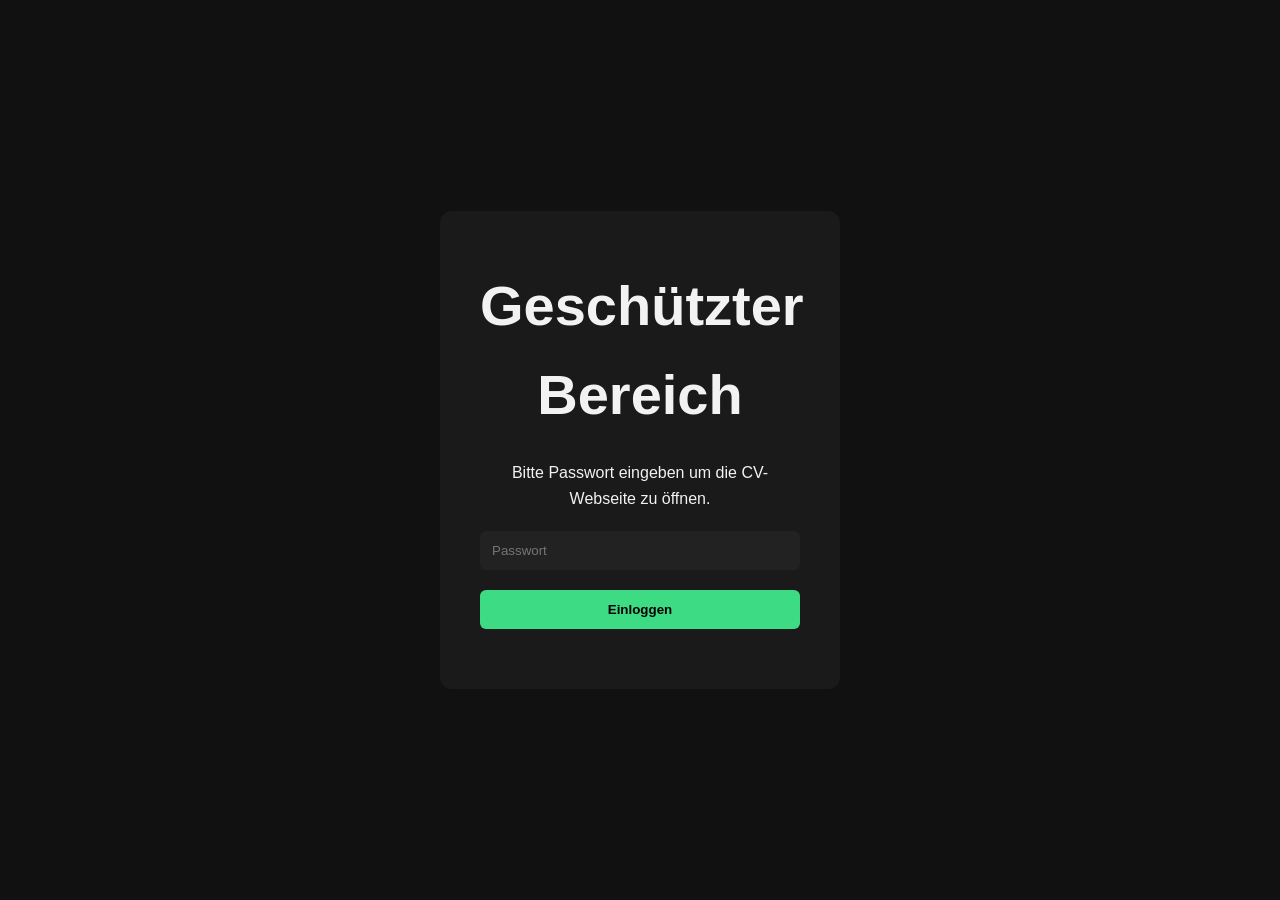
<file: index.html>
<!DOCTYPE html>
<html lang="de">

<head>
  <meta charset="UTF-8">
  <meta name="viewport" content="width=device-width, initial-scale=1.0">

  <title>Login | Laser Gedik</title>

  <link rel="stylesheet" href="css/style.css">
</head>

<body>

  <main class="login-page">

    <section class="login-box">

      <h1>Geschützter Bereich</h1>

      <p>
        Bitte Passwort eingeben um die CV-Webseite zu öffnen.
      </p>

      <input
        type="password"
        id="password"
        placeholder="Passwort"
      >

      <button onclick="checkPassword()">
        Einloggen
      </button>

      <p id="login-message"></p>

    </section>

  </main>

  <script src="js/main.js"></script>

</body>

</html>
</file>
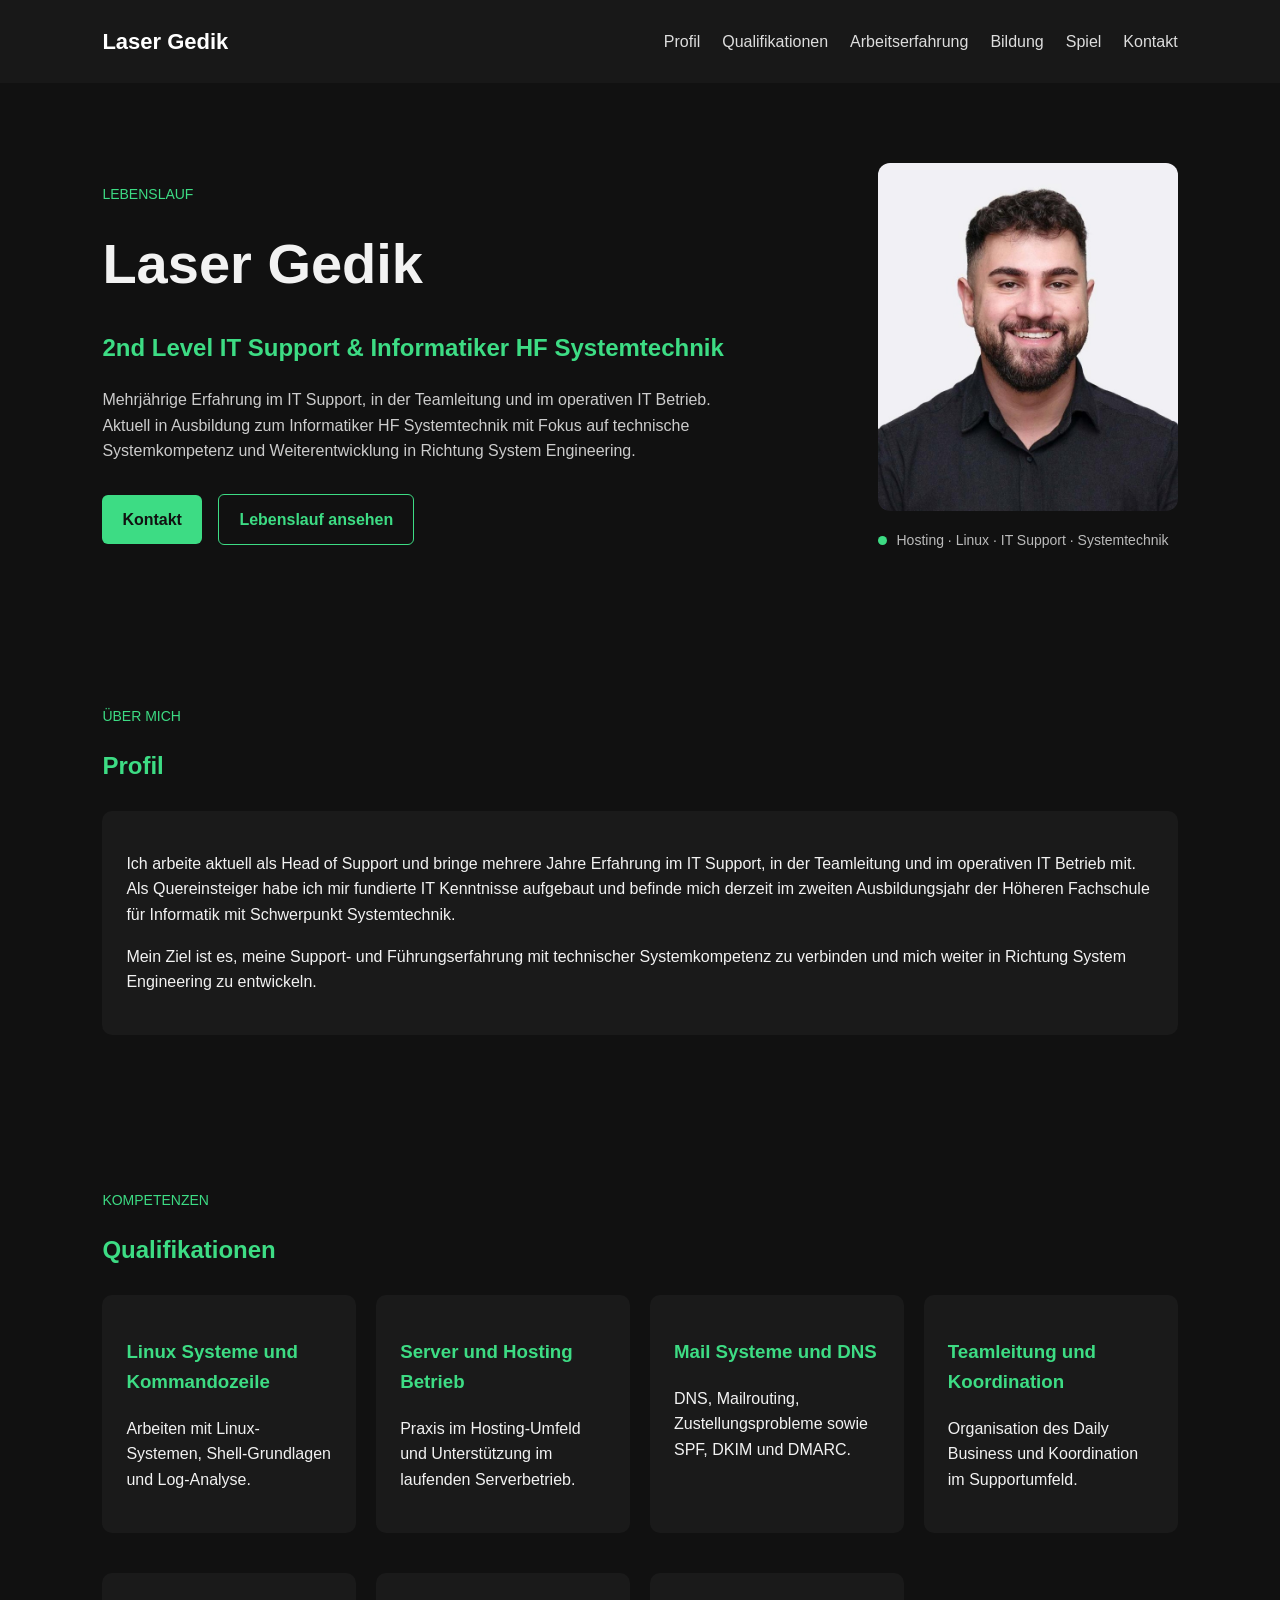
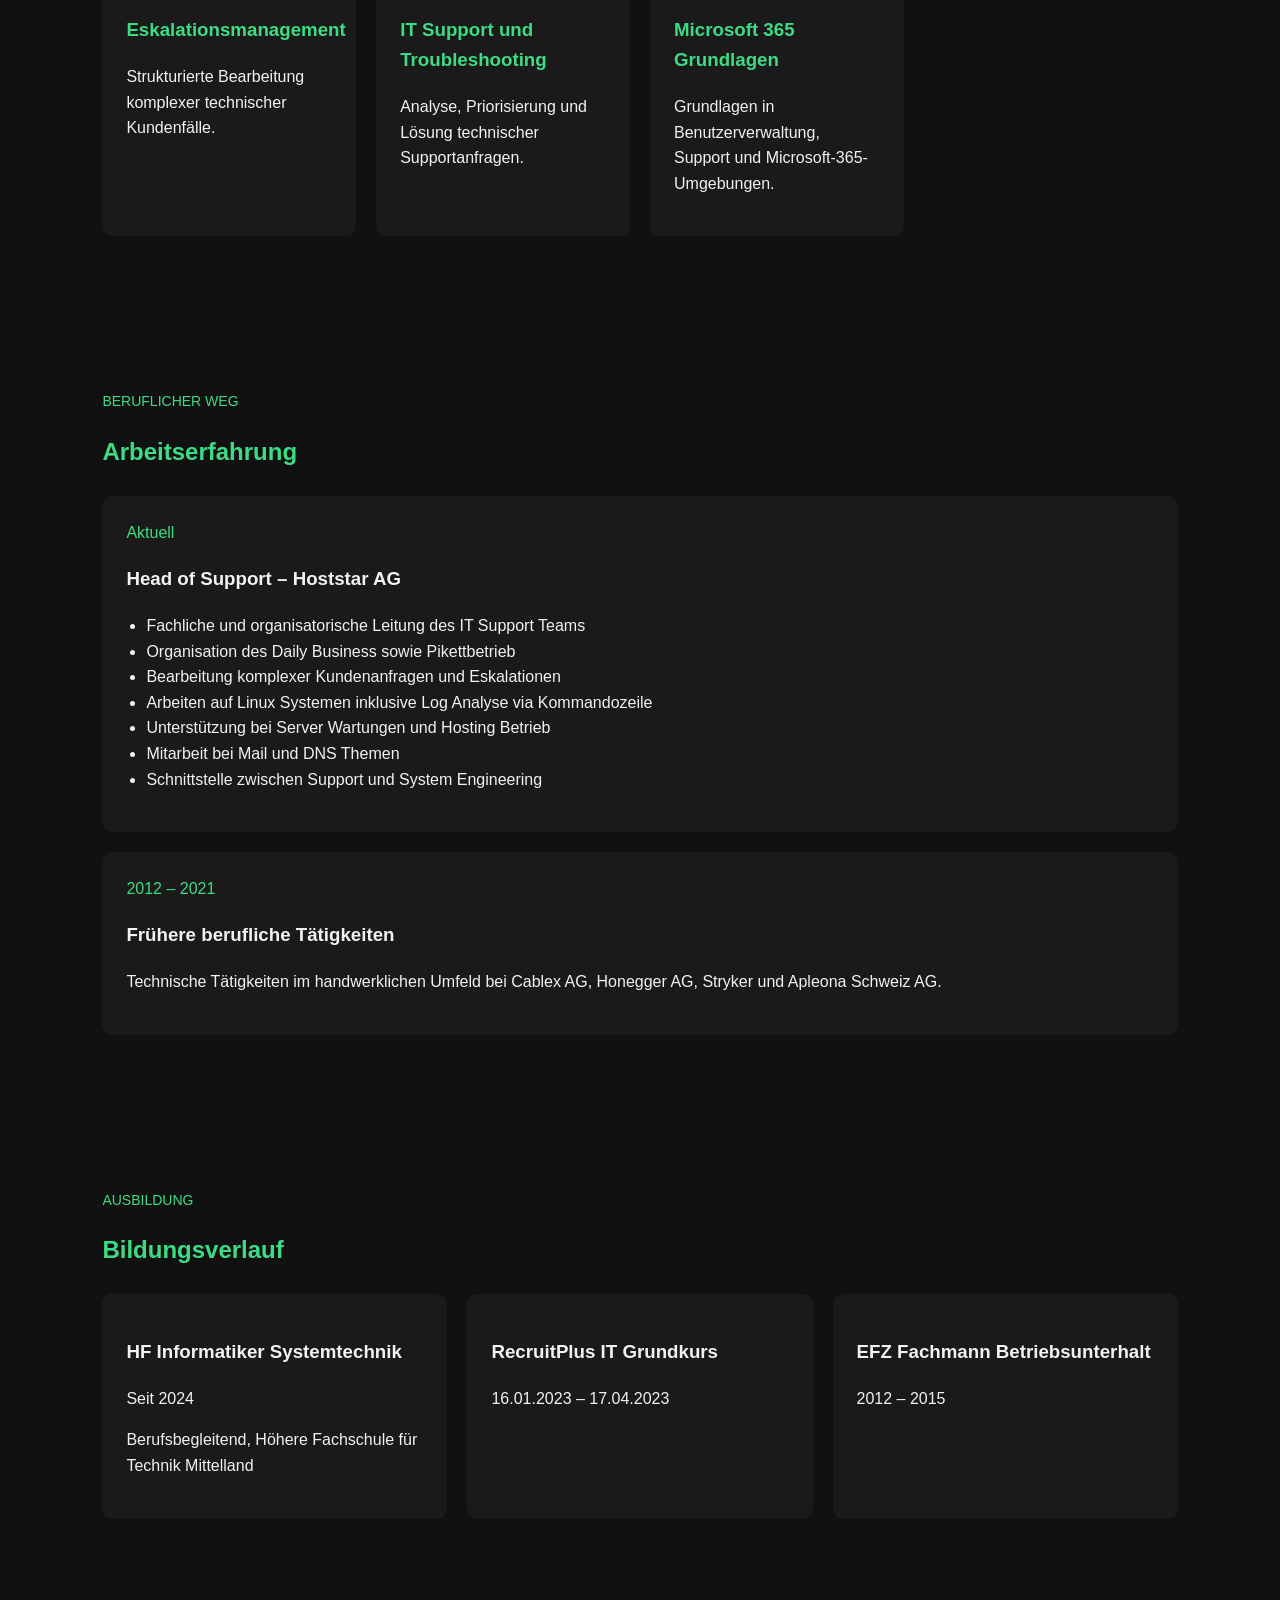
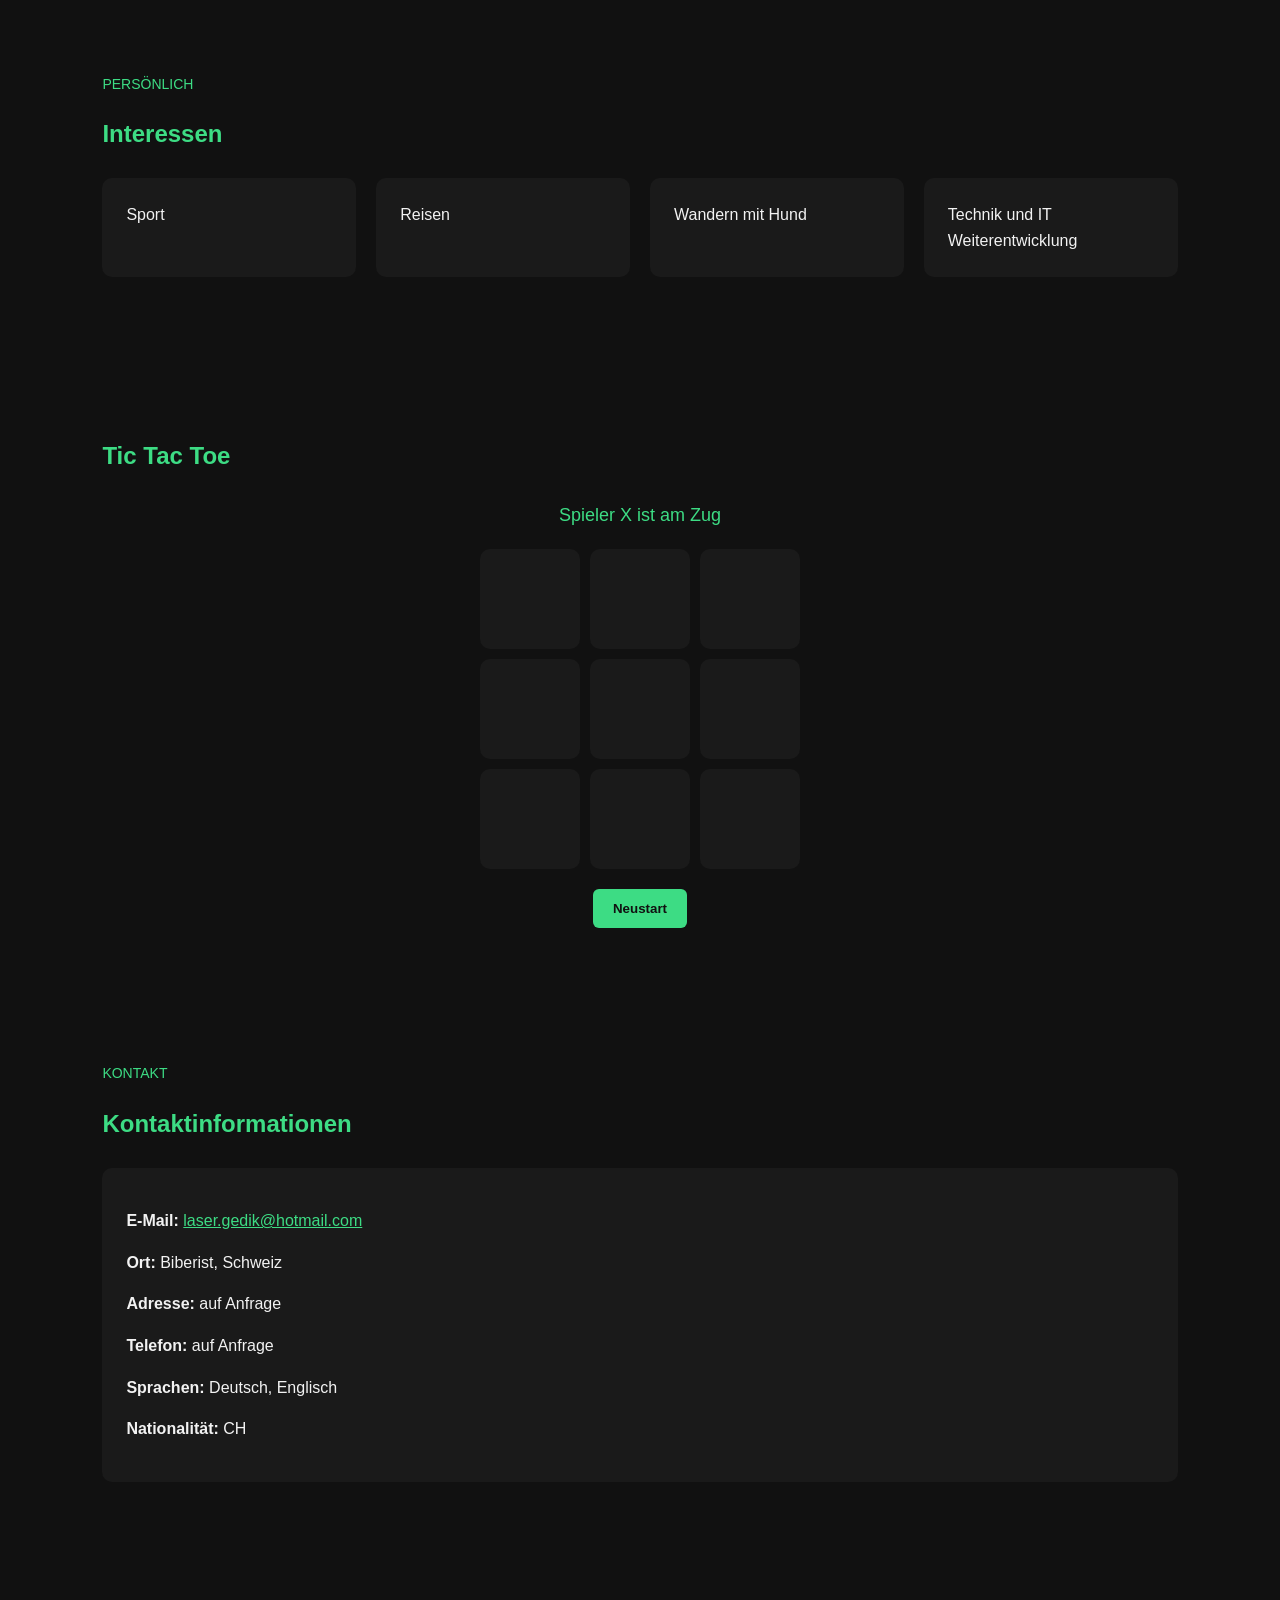
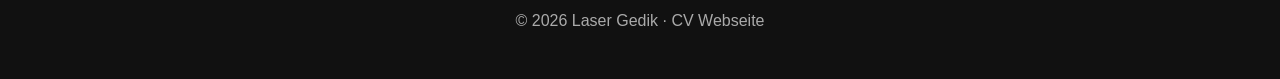
<file: cv.html>
<!DOCTYPE html>
<html lang="de">

<head>
  <meta charset="UTF-8">
  <meta name="viewport" content="width=device-width, initial-scale=1.0">
  <title>CV | Laser Gedik</title>
  <link rel="stylesheet" href="css/style.css">
</head>

<body>

  <header class="site-header">

    <nav class="navbar">

      <a href="#home" class="logo">Laser Gedik</a>

      <ul class="nav-links">
        <li><a href="#profil">Profil</a></li>
        <li><a href="#skills">Qualifikationen</a></li>
        <li><a href="#erfahrung">Arbeitserfahrung</a></li>
        <li><a href="#bildung">Bildung</a></li>
        <li><a href="#spiel">Spiel</a></li>
        <li><a href="#kontakt">Kontakt</a></li>
      </ul>

    </nav>

  </header>

  <main>

    <section id="home" class="hero">

      <div class="hero-text">

        <p class="eyebrow">Lebenslauf</p>

        <h1>Laser Gedik</h1>

        <h2>2nd Level IT Support & Informatiker HF Systemtechnik</h2>

        <p class="hero-description">
          Mehrjährige Erfahrung im IT Support, in der Teamleitung
          und im operativen IT Betrieb.
          Aktuell in Ausbildung zum Informatiker HF Systemtechnik
          mit Fokus auf technische Systemkompetenz
          und Weiterentwicklung in Richtung System Engineering.
        </p>

        <div class="hero-actions">
          <a href="#kontakt" class="btn btn-primary">Kontakt</a>

          <a href="#erfahrung" class="btn btn-secondary">
            Lebenslauf ansehen
          </a>
        </div>

      </div>

      <div class="hero-image-card">

        <img
          src="images/profile.jpg"
          alt="Profilfoto von Laser Gedik"
        >

        <div class="image-info">

          <span class="status-dot"></span>

          <span>
            Hosting · Linux · IT Support · Systemtechnik
          </span>

        </div>

      </div>

    </section>

    <section id="profil" class="section">

      <div class="section-header">
        <p class="eyebrow">Über mich</p>
        <h2>Profil</h2>
      </div>

      <div class="card">

        <p>
          Ich arbeite aktuell als Head of Support
          und bringe mehrere Jahre Erfahrung im IT Support,
          in der Teamleitung und im operativen IT Betrieb mit.
          Als Quereinsteiger habe ich mir fundierte IT Kenntnisse aufgebaut
          und befinde mich derzeit im zweiten Ausbildungsjahr
          der Höheren Fachschule für Informatik
          mit Schwerpunkt Systemtechnik.
        </p>

        <p>
          Mein Ziel ist es,
          meine Support- und Führungserfahrung
          mit technischer Systemkompetenz zu verbinden
          und mich weiter in Richtung System Engineering zu entwickeln.
        </p>

      </div>

    </section>

    <section id="skills" class="section">

      <div class="section-header">
        <p class="eyebrow">Kompetenzen</p>
        <h2>Qualifikationen</h2>
      </div>

      <div class="grid skills-grid">

        <div class="skill-card">
          <h3>Linux Systeme und Kommandozeile</h3>

          <p>
            Arbeiten mit Linux-Systemen,
            Shell-Grundlagen und Log-Analyse.
          </p>
        </div>

        <div class="skill-card">
          <h3>Server und Hosting Betrieb</h3>

          <p>
            Praxis im Hosting-Umfeld
            und Unterstützung im laufenden Serverbetrieb.
          </p>
        </div>

        <div class="skill-card">
          <h3>Mail Systeme und DNS</h3>

          <p>
            DNS, Mailrouting,
            Zustellungsprobleme sowie SPF, DKIM und DMARC.
          </p>
        </div>

        <div class="skill-card">
          <h3>Teamleitung und Koordination</h3>

          <p>
            Organisation des Daily Business
            und Koordination im Supportumfeld.
          </p>
        </div>

        <div class="skill-card">
          <h3>Eskalationsmanagement</h3>

          <p>
            Strukturierte Bearbeitung
            komplexer technischer Kundenfälle.
          </p>
        </div>

        <div class="skill-card">
          <h3>IT Support und Troubleshooting</h3>

          <p>
            Analyse, Priorisierung
            und Lösung technischer Supportanfragen.
          </p>
        </div>

        <div class="skill-card">
          <h3>Microsoft 365 Grundlagen</h3>

          <p>
            Grundlagen in Benutzerverwaltung,
            Support und Microsoft-365-Umgebungen.
          </p>
        </div>

      </div>

    </section>

    <section id="erfahrung" class="section">

      <div class="section-header">
        <p class="eyebrow">Beruflicher Weg</p>
        <h2>Arbeitserfahrung</h2>
      </div>

      <div class="timeline">

        <article class="timeline-item">

          <span class="timeline-date">Aktuell</span>

          <h3>Head of Support – Hoststar AG</h3>

          <ul>
            <li>
              Fachliche und organisatorische Leitung
              des IT Support Teams
            </li>

            <li>
              Organisation des Daily Business
              sowie Pikettbetrieb
            </li>

            <li>
              Bearbeitung komplexer Kundenanfragen
              und Eskalationen
            </li>

            <li>
              Arbeiten auf Linux Systemen inklusive
              Log Analyse via Kommandozeile
            </li>

            <li>
              Unterstützung bei Server Wartungen
              und Hosting Betrieb
            </li>

            <li>
              Mitarbeit bei Mail und DNS Themen
            </li>

            <li>
              Schnittstelle zwischen Support
              und System Engineering
            </li>
          </ul>

        </article>

        <article class="timeline-item">

          <span class="timeline-date">2012 – 2021</span>

          <h3>Frühere berufliche Tätigkeiten</h3>

          <p>
            Technische Tätigkeiten im handwerklichen Umfeld
            bei Cablex AG, Honegger AG,
            Stryker und Apleona Schweiz AG.
          </p>

        </article>

      </div>

    </section>

    <section id="bildung" class="section">

      <div class="section-header">
        <p class="eyebrow">Ausbildung</p>
        <h2>Bildungsverlauf</h2>
      </div>

      <div class="grid education-grid">

        <div class="card">
          <h3>HF Informatiker Systemtechnik</h3>

          <p>Seit 2024</p>

          <p>
            Berufsbegleitend,
            Höhere Fachschule für Technik Mittelland
          </p>
        </div>

        <div class="card">
          <h3>RecruitPlus IT Grundkurs</h3>

          <p>16.01.2023 – 17.04.2023</p>
        </div>

        <div class="card">
          <h3>EFZ Fachmann Betriebsunterhalt</h3>

          <p>2012 – 2015</p>
        </div>

      </div>

    </section>

    <section id="interessen" class="section">

      <div class="section-header">
        <p class="eyebrow">Persönlich</p>
        <h2>Interessen</h2>
      </div>

      <div class="grid interests-grid">

        <div class="card">Sport</div>

        <div class="card">Reisen</div>

        <div class="card">Wandern mit Hund</div>

        <div class="card">
          Technik und IT Weiterentwicklung
        </div>

      </div>

    </section>

    <section id="spiel" class="section">

      <div class="section-header">
        <h2>Tic Tac Toe</h2>
      </div>

      <div class="game-container">

        <p class="game-status" id="game-status">
          Spieler X ist am Zug
        </p>

        <div class="game-board">

          <div class="cell" onclick="makeMove(0)"></div>
          <div class="cell" onclick="makeMove(1)"></div>
          <div class="cell" onclick="makeMove(2)"></div>

          <div class="cell" onclick="makeMove(3)"></div>
          <div class="cell" onclick="makeMove(4)"></div>
          <div class="cell" onclick="makeMove(5)"></div>

          <div class="cell" onclick="makeMove(6)"></div>
          <div class="cell" onclick="makeMove(7)"></div>
          <div class="cell" onclick="makeMove(8)"></div>

        </div>

        <button class="reset-btn" onclick="resetGame()">
          Neustart
        </button>

      </div>

    </section>

    <section id="kontakt" class="section">

      <div class="section-header">
        <p class="eyebrow">Kontakt</p>
        <h2>Kontaktinformationen</h2>
      </div>

      <div class="contact-card">

        <p>
          <strong>E-Mail:</strong>

          <a href="mailto:laser.gedik@hotmail.com">
            laser.gedik@hotmail.com
          </a>
        </p>

        <p>
          <strong>Ort:</strong>
          Biberist, Schweiz
        </p>

        <p>
          <strong>Adresse:</strong>
          auf Anfrage
        </p>

        <p>
          <strong>Telefon:</strong>
          auf Anfrage
        </p>

        <p>
          <strong>Sprachen:</strong>
          Deutsch, Englisch
        </p>

        <p>
          <strong>Nationalität:</strong>
          CH
        </p>

      </div>

    </section>

  </main>

  <footer>
    <p>© 2026 Laser Gedik · CV Webseite</p>
  </footer>

  <script src="js/main.js"></script>

</body>

</html>
</file>
<file: css/style.css>
* {
  box-sizing: border-box;
}

body {
  margin: 0;
  font-family: Arial, sans-serif;
  background-color: #111;
  color: #f2f2f2;
  line-height: 1.6;
}

/* Navigation */

.navbar {
  display: flex;
  justify-content: space-between;
  align-items: center;

  padding: 24px 8%;

  background-color: #181818;
}

.logo {
  color: white;
  text-decoration: none;
  font-weight: bold;
  font-size: 22px;
}

.nav-links {
  list-style: none;

  display: flex;

  gap: 22px;

  margin: 0;
  padding: 0;
}

.nav-links a {
  color: #ddd;
  text-decoration: none;
}

.nav-links a:hover {
  color: #3ddc84;
}

/* Hero */

.hero {
  display: flex;
  align-items: center;
  justify-content: space-between;

  gap: 50px;

  padding: 80px 8%;
}

.hero-text {
  max-width: 650px;
}

.eyebrow {
  color: #3ddc84;

  font-size: 14px;

  text-transform: uppercase;
}

h1 {
  font-size: 56px;
  margin: 10px 0;
}

h2 {
  color: #3ddc84;
}

.hero-description {
  color: #ccc;
}

.hero-actions {
  margin-top: 30px;
}

/* Buttons */

.btn {
  display: inline-block;

  margin-right: 12px;

  padding: 12px 20px;

  border-radius: 6px;

  text-decoration: none;

  font-weight: bold;
}

.btn-primary {
  background-color: #3ddc84;
  color: #111;
}

.btn-secondary {
  border: 1px solid #3ddc84;
  color: #3ddc84;
}

/* Bild */

.hero-image-card {
  max-width: 300px;
}

.hero-image-card img {
  width: 100%;
  border-radius: 12px;
}

.image-info {
  margin-top: 10px;

  color: #bbb;

  font-size: 14px;
}

.status-dot {
  display: inline-block;

  width: 9px;
  height: 9px;

  background-color: #3ddc84;

  border-radius: 50%;

  margin-right: 6px;
}

/* Sections */

.section {
  padding: 60px 8%;
}

.section-header {
  margin-bottom: 25px;
}

.card,
.skill-card,
.timeline-item,
.contact-card {
  background-color: #1a1a1a;

  padding: 24px;

  border-radius: 10px;

  margin-bottom: 20px;
}

/* Grid */

.grid {
  display: grid;
  gap: 20px;
}

.skills-grid,
.education-grid,
.interests-grid {
  grid-template-columns: repeat(auto-fit, minmax(230px, 1fr));
}

/* Skills */

.skill-card h3,
.timeline-date,
.contact-card a {
  color: #3ddc84;
}

.timeline-item ul {
  padding-left: 20px;
}

/* Footer */

footer {
  text-align: center;

  padding: 30px;

  color: #aaa;
}

/* Tablet */

@media (max-width: 1024px) {

  .hero {
    gap: 35px;
  }

  h1 {
    font-size: 48px;
  }

  h2 {
    font-size: 24px;
  }

  .hero-image-card {
    max-width: 260px;
  }
}

/* Mobile */

@media (max-width: 700px) {

  .navbar,
  .hero {
    flex-direction: column;

    text-align: center;
  }

  .nav-links {
    flex-wrap: wrap;

    justify-content: center;

    gap: 14px;
  }

  .hero {
    padding: 50px 6%;
  }

  h1 {
    font-size: 40px;
  }

  h2 {
    font-size: 21px;
  }

  .hero-actions {
    display: flex;

    flex-direction: column;

    gap: 12px;
  }

  .btn {
    margin-right: 0;
  }

  .section {
    padding: 45px 6%;
  }
}

/* Login */

.login-page {
  display: flex;

  justify-content: center;
  align-items: center;

  min-height: 100vh;

  padding: 20px;
}

.login-box {
  background-color: #1a1a1a;

  padding: 40px;

  border-radius: 12px;

  width: 100%;
  max-width: 400px;

  text-align: center;
}

.login-box h1 {
  margin-bottom: 20px;
}

.login-box p {
  margin-bottom: 20px;
}

.login-box input {
  width: 100%;

  padding: 12px;

  border: none;

  border-radius: 6px;

  margin-bottom: 20px;

  background-color: #222;

  color: white;
}

.login-box button {
  width: 100%;

  padding: 12px;

  border: none;

  border-radius: 6px;

  background-color: #3ddc84;

  color: black;

  font-weight: bold;

  cursor: pointer;
}

.login-box button:hover {
  opacity: 0.9;
}

#login-message {
  margin-top: 15px;
}
/* Tic Tac Toe */

.game-container {
  text-align: center;
}

.game-status {
  margin-bottom: 20px;

  font-size: 18px;

  color: #3ddc84;
}

.game-board {
  display: grid;

  grid-template-columns: repeat(3, 100px);

  gap: 10px;

  justify-content: center;

  margin-bottom: 20px;
}

.cell {
  width: 100px;
  height: 100px;

  background-color: #1a1a1a;

  border-radius: 10px;

  display: flex;

  justify-content: center;
  align-items: center;

  font-size: 40px;

  cursor: pointer;
}

.cell:hover {
  background-color: #222;
}

.reset-btn {
  padding: 12px 20px;

  border: none;

  border-radius: 6px;

  background-color: #3ddc84;

  color: #111;

  font-weight: bold;

  cursor: pointer;
}

.reset-btn:hover {
  opacity: 0.9;
}
</file>
